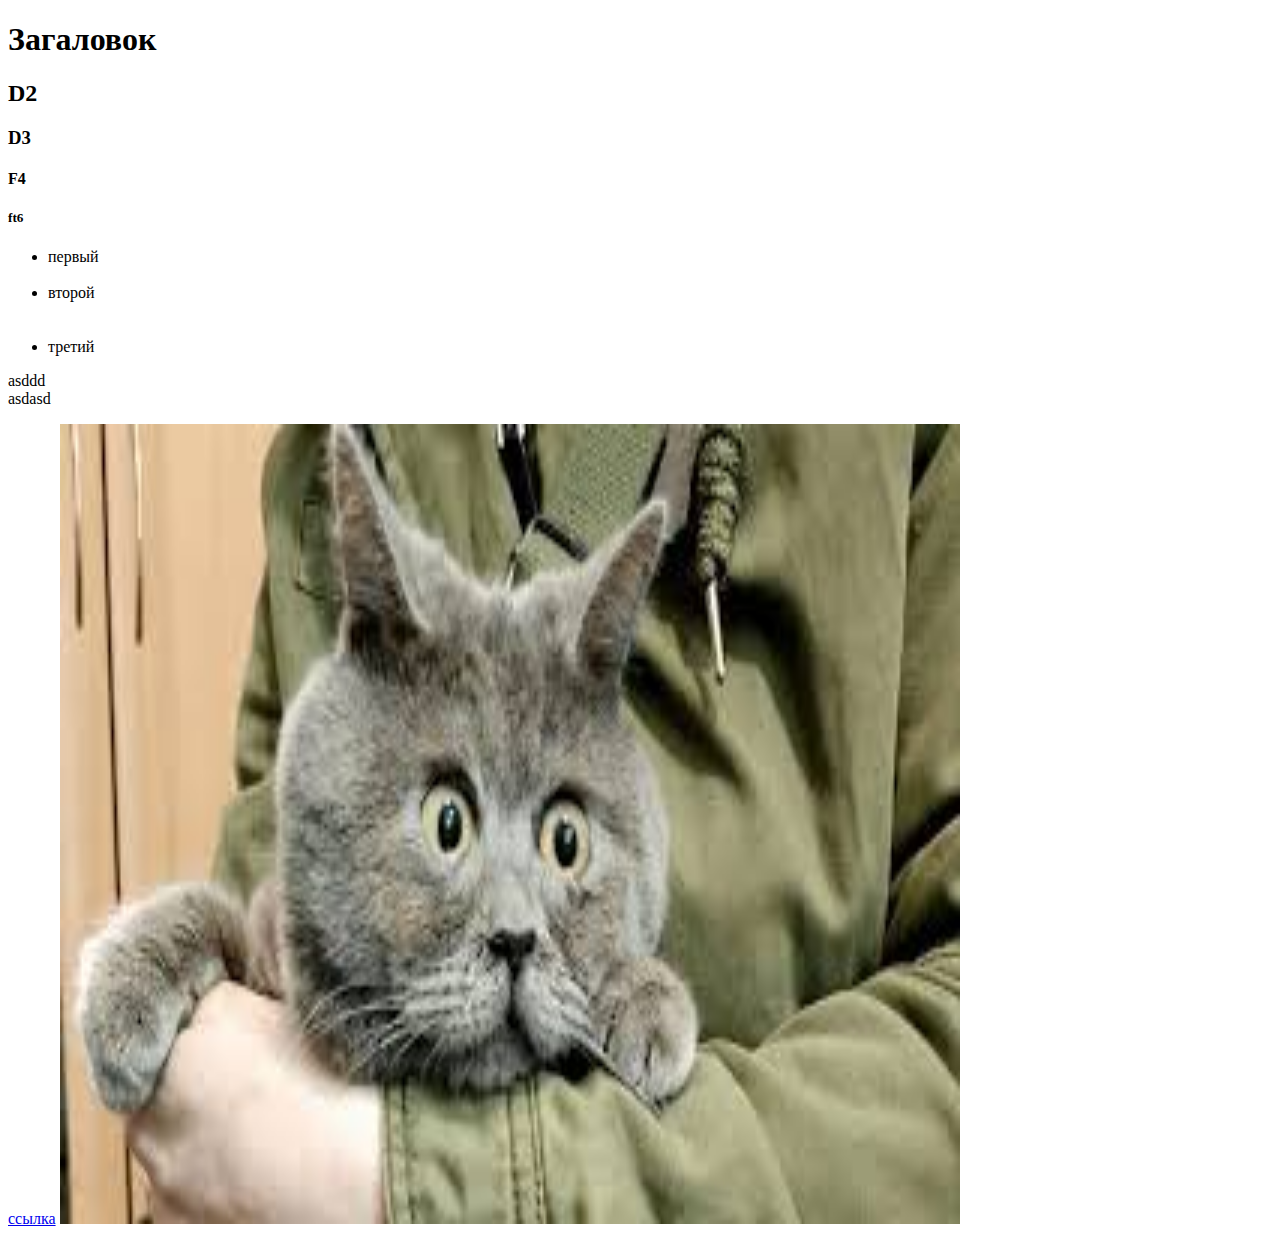
<file: gg/index.html>
<!DOCTYPE html>
<title>wow</title>
<head>
</head>
<div>
<body>
    <h1>Загаловок</h1>
        <h2>D2</h2>
            <h3>D3</h3>
                <h4>F4</h4>
                    <h5>ft6</h5>
</div>
<ul>
    <li>первый</li>
    <br>
    <li>второй</li>
    <br>
    <br>
    <li>третий</li>
</ul>
<p>asddd <br> asdasd</p>
<a href="https://ya.ru/">ссылка</a>

<img src="images/images.jpg" width="900" height="800" alt="черный кот">
</body>
</html>
</file>
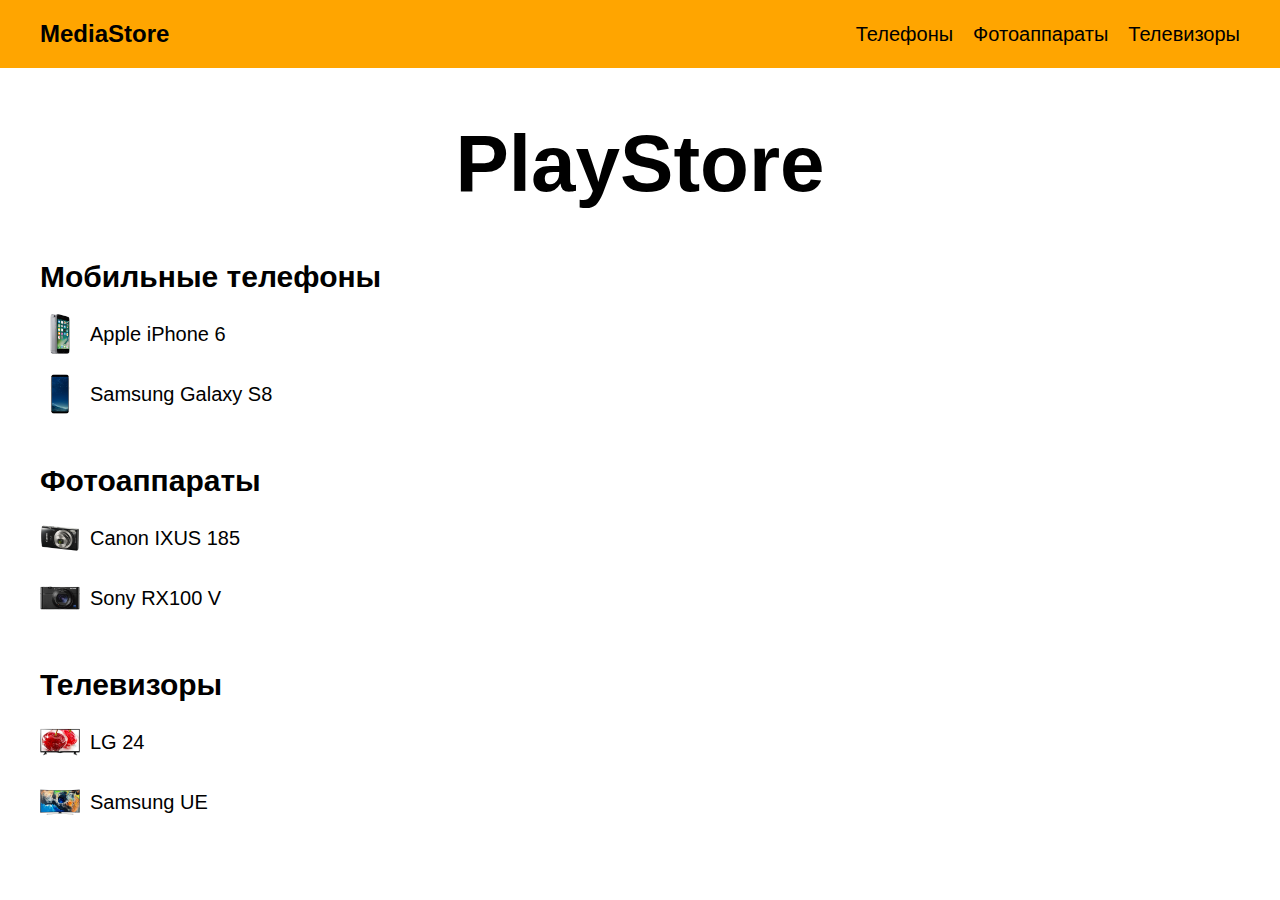
<file: store/index.html>
﻿<!DOCTYPE html>
<html>
<head>
	<meta charset="utf-8">
	<title>Главная</title>
	<link rel="stylesheet" href="style.css">
</head>
<body>
	<header>
		<a href="index.html">MediaStore</a>
		<nav>
			<a href="products/mobile/index.html">Телефоны</a>
			<a href="products/photo/index.html">Фотоаппараты</a>
			<a href="products/tv/index.html">Телевизоры</a>
		</nav>
	</header>
	<main>
	<h1>PlayStore</h1>
	<div>
		<h2>Мобильные телефоны</h3>
			<p>
				<a href="products/mobile/apple/Apple_iPhone_6.html">
					<img src="images/Apple_iPhone_6.jpg" alt="Apple iPhone 6">Apple iPhone 6
				</a>
			</p>
		<p>
			<a href="products/mobile/samsung/Samsung_Galaxy_S8.html">
				<img src="images/Samsung_Galaxy_S8.jpg" alt="Samsung Galaxy S8">Samsung Galaxy S8
			</a>
		</p>
	</div>
	<div>
		<h2>Фотоаппараты</h2>
			<p>
				<a href="products/photo/canon/Canon_IXUS_185.html">
					<img src="images/Canon_IXUS_185.jpg" alt="Canon_IXUS_185">Canon IXUS 185
				</a>
			</p>
		<p>
				<a href="products/photo/sony/Sony_RX100_V.html">
					<img src="images/Sony_RX100_V.jpg" alt="Sony_RX100_V">Sony RX100 V	
				</a>
		</p>
	</div>
	<div>
		<h2>Телевизоры</h2>
			<p>
				<a href="products/tv/lg/LG_24LH451U.html">
					<img src="images/LG_24LH451U.jpg" alt="LG_24LH451U">LG 24
				</a>
			</p>
		<p>
			<a href="products/tv/samsung/Samsung_UE49MU6300U.html">
					<img src="images/Samsung_UE49MU6300U.jpg" alt="Samsung_UE49MU6300U">Samsung UE
			</a>
		</p>
	</div>
	</main>
</body>
</html>
</file>
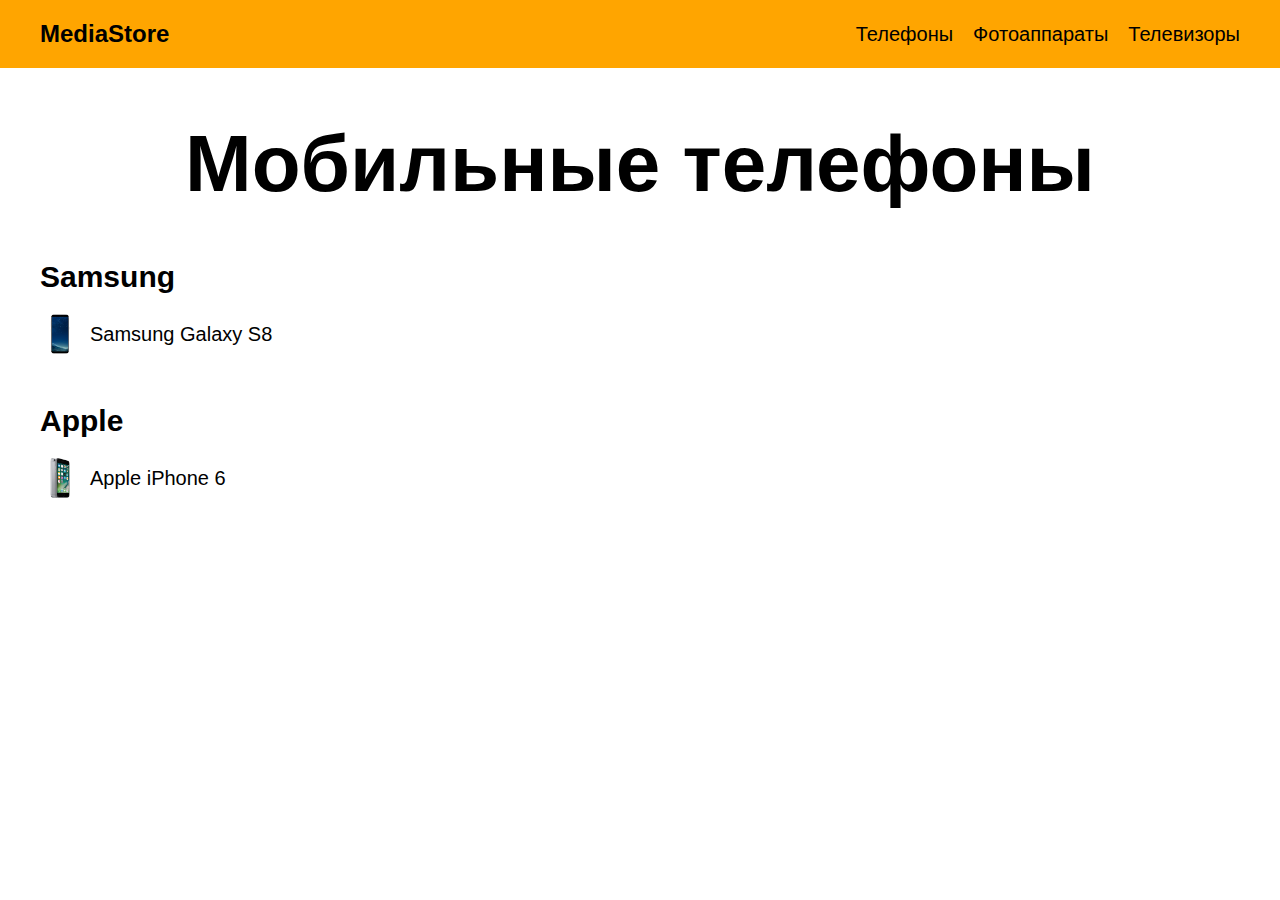
<file: store/products/mobile/index.html>
<!DOCTYPE html>
<html>
<head>
	<meta charset="utf-8">
	<title>Мобильные телефоны</title>
	<link rel="stylesheet" href="../../style.css">
</head>
<body>
	<header>
		<a href="../../index.html">MediaStore</a>
		<nav>
			<a href="../../products/mobile/index.html">Телефоны</a>
			<a href="../../products/photo/index.html">Фотоаппараты</a>
			<a href="../../products/tv/index.html">Телевизоры</a>
		</nav>
	</header>
	<main>
        <h1>Мобильные телефоны</h1>
        <div>
            <h2>Samsung</h2>
            <p>
                <a href="../../products/mobile/samsung/Samsung_Galaxy_S8.html">
                    <img src="../../images/Samsung_Galaxy_S8.jpg" alt="Samsung Galaxy S8">Samsung Galaxy S8
                </a>
            </p>
        </div>
        <div>
            <h2>Apple</h2>
            <p>
                <a href="../../products/mobile/apple/Apple_iPhone_6.html">
                    <img src="../../images/Apple_iPhone_6.jpg" alt="Apple iPhone 6">Apple iPhone 6
                </a>
            </p>
        </div>
	</main>
</body>
</html>
</file>
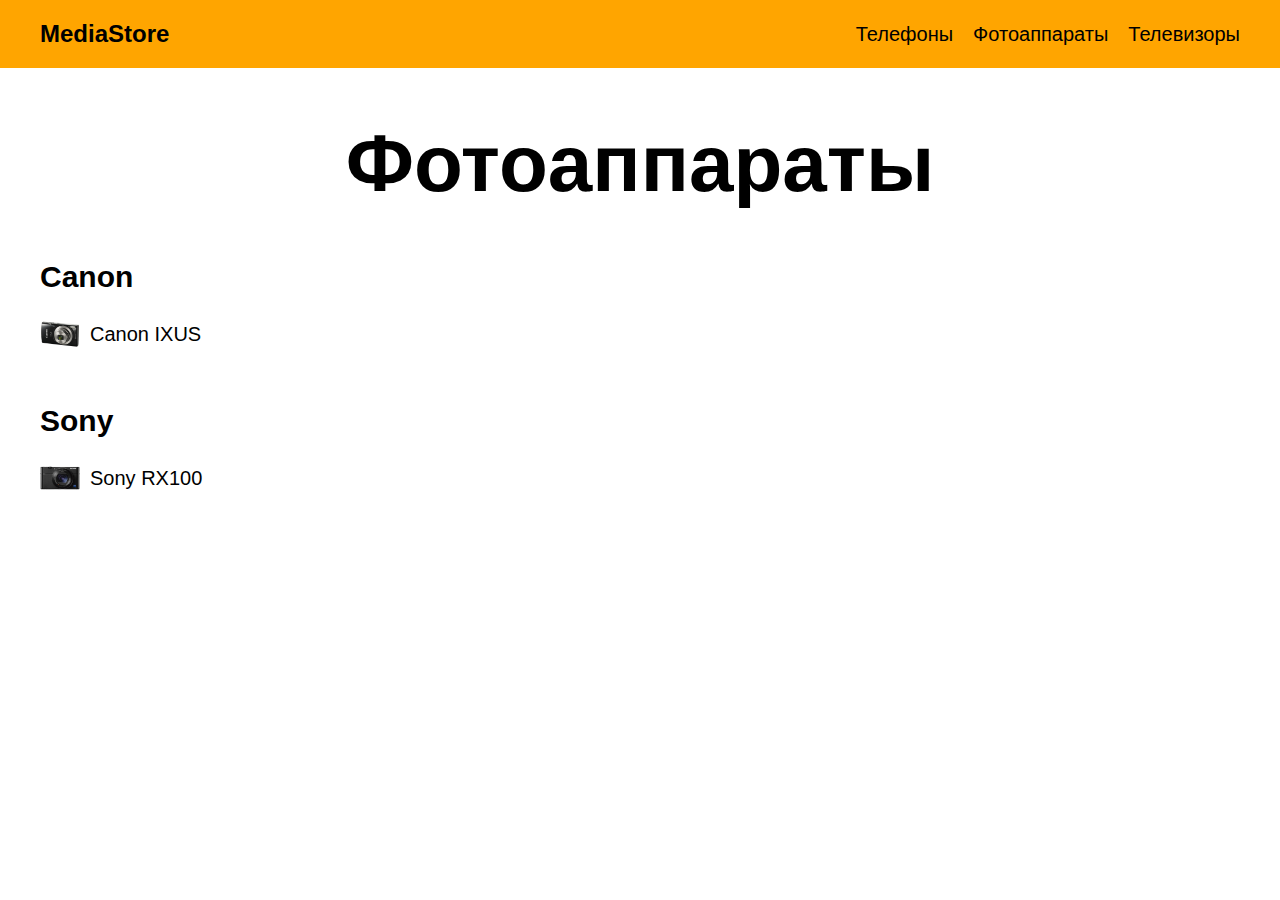
<file: store/products/photo/index.html>
<!DOCTYPE html>
<html>
<head>
	<meta charset="utf-8">
	<title>Фотоаппараты</title>
	<link rel="stylesheet" href="../../style.css">
</head>
<body>
	<header>
		<a href="../../index.html">MediaStore</a>
		<nav>
			<a href="../../products/mobile/index.html">Телефоны</a>
			<a href="../../products/photo/index.html">Фотоаппараты</a>
			<a href="../../products/tv/index.html">Телевизоры</a>
		</nav>
	</header>
	<main>
        <h1>Фотоаппараты</h1>
        <div>
            <h2>Canon</h2>
            <p>
                <a href="../../products/photo/canon/Canon_IXUS_185.html">
                    <img src="../../images/Canon_IXUS_185.jpg" alt="Canon_IXUS">Canon IXUS
                </a>
            </p>
        </div>
        <div>
            <h2>Sony</h2>
            <p>
                <a href="../../products/photo/sony/Sony_RX100_V.html">
                    <img src="../../images/Sony_RX100_V.jpg" alt="Sony_RX100">Sony RX100
                </a>
            </p>
        </div>
	</main>
</body>
</html>
</file>
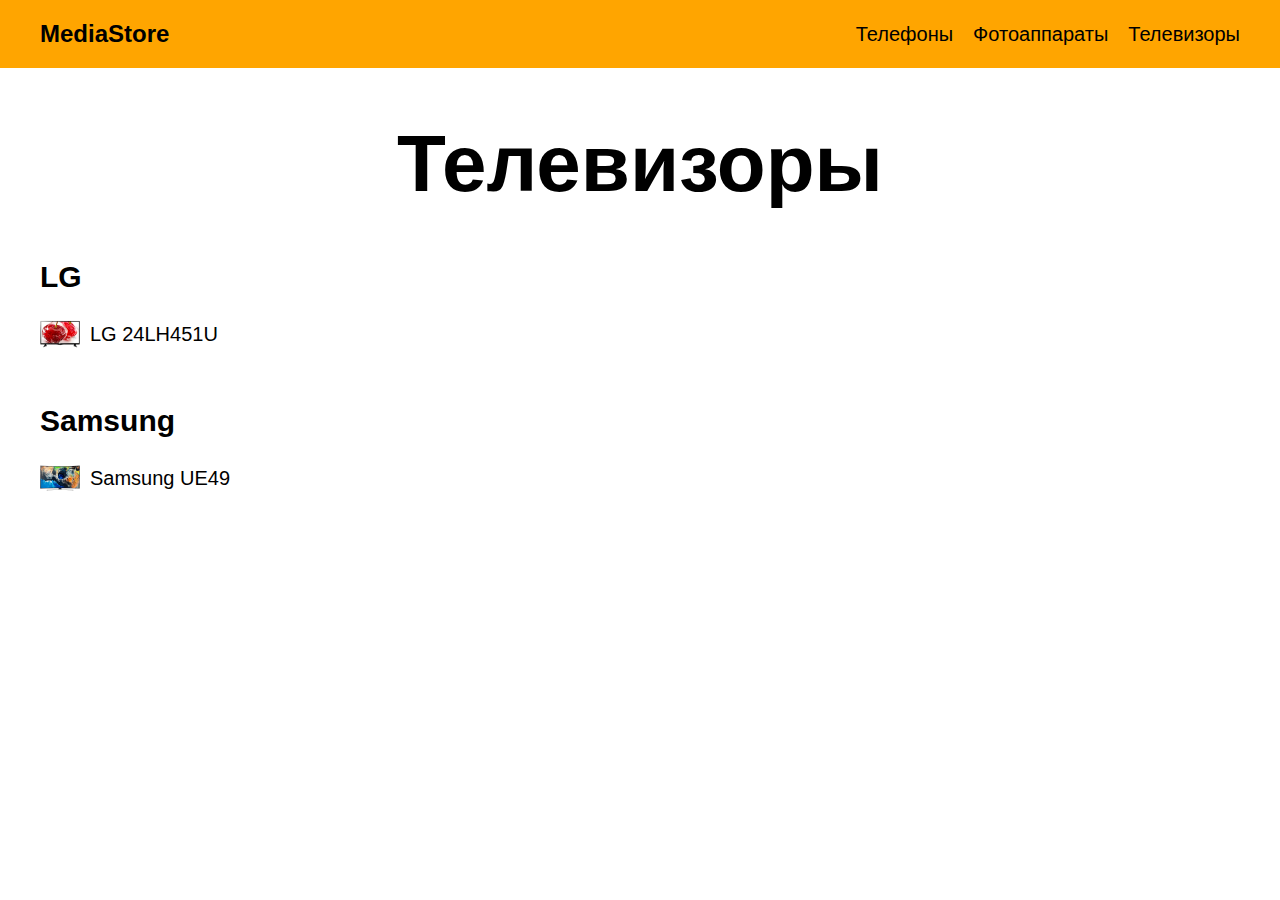
<file: store/products/tv/index.html>
<!DOCTYPE html>
<html>
<head>
	<meta charset="utf-8">
	<title>Телевизоры</title>
	<link rel="stylesheet" href="../../style.css">
</head>
<body>
	<header>
		<a href="../../index.html">MediaStore</a>
		<nav>
			<a href="../../products/mobile/index.html">Телефоны</a>
			<a href="../../products/photo/index.html">Фотоаппараты</a>
			<a href="../../products/tv/index.html">Телевизоры</a>
		</nav>
	</header>
	<main>
        <h1>Телевизоры</h1>
        <div>
            <h2>LG</h2>
            <p>
                <a href="../../products/tv/lg/LG_24LH451U.html">
                    <img src="../../images/LG_24LH451U.jpg" alt="LG_24LH451U">LG 24LH451U
                </a>
            </p>
        </div>
        <div>
            <h2>Samsung</h2>
            <p>
                <a href="../../products/tv/samsung/Samsung_UE49MU6300U.html">
                    <img src="../../images/Samsung_UE49MU6300U.jpg" alt="Samsung_UE49">Samsung UE49
                </a>
            </p>
        </div>
	</main>
</body>
</html>
</file>
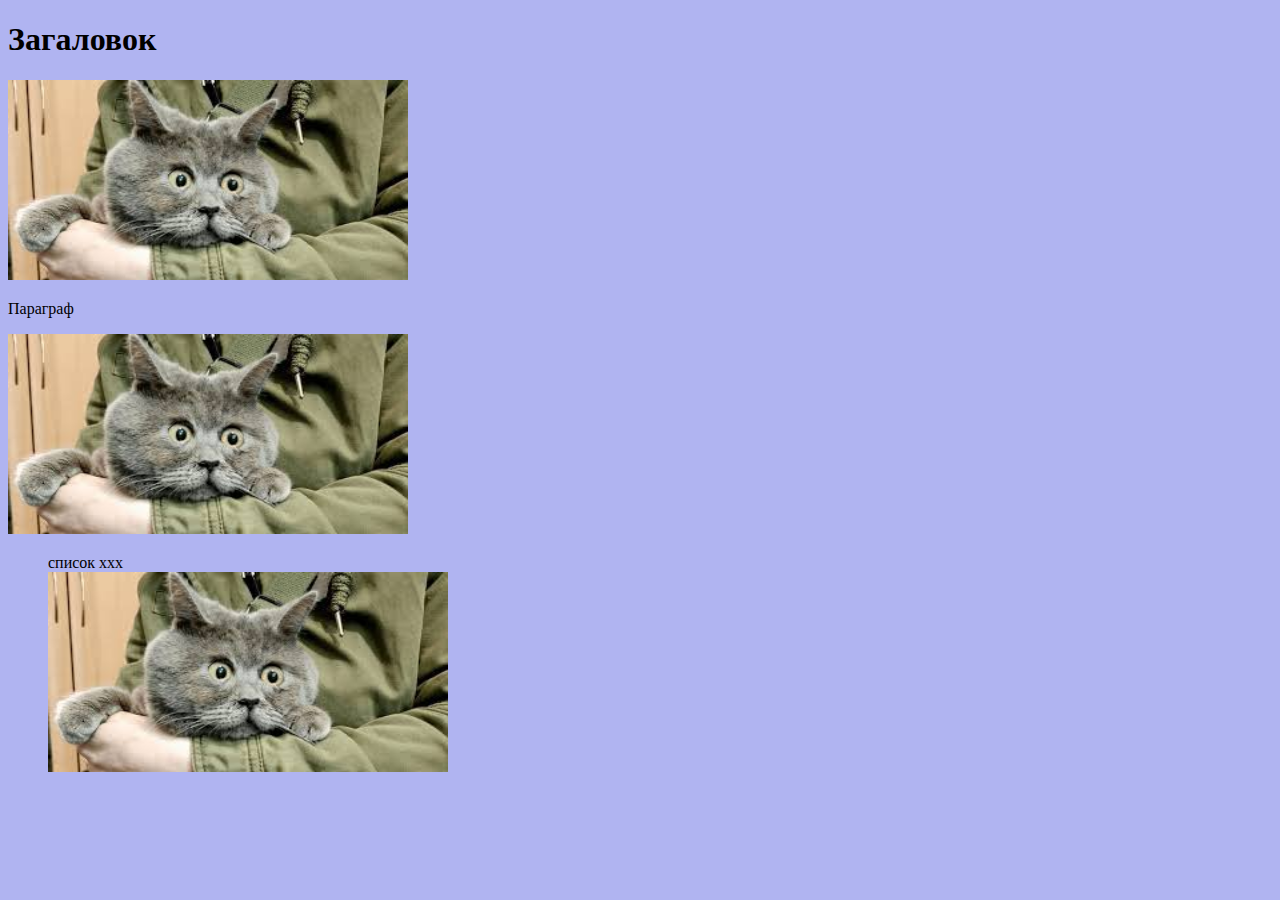
<file: gg/index2.html>
<!DOCTYPE html>
    <head>
        <link rel="stylesheet" href="styles/style.css">
    </head>
    <body>
        <h1>Загаловок</h1>
        <img src="images/images.jpg" width="400" height="200" alt="черный кот">
        <p>Параграф</p>
        <img src="images/images.jpg" width="400" height="200" alt="черный кот"> 
        <ul>список
            <li>xxx</li>
            <br>
            <img src="images/images.jpg" width="400" height="200" alt="черный кот">
        </ul>
    </body>

</html>
</file>
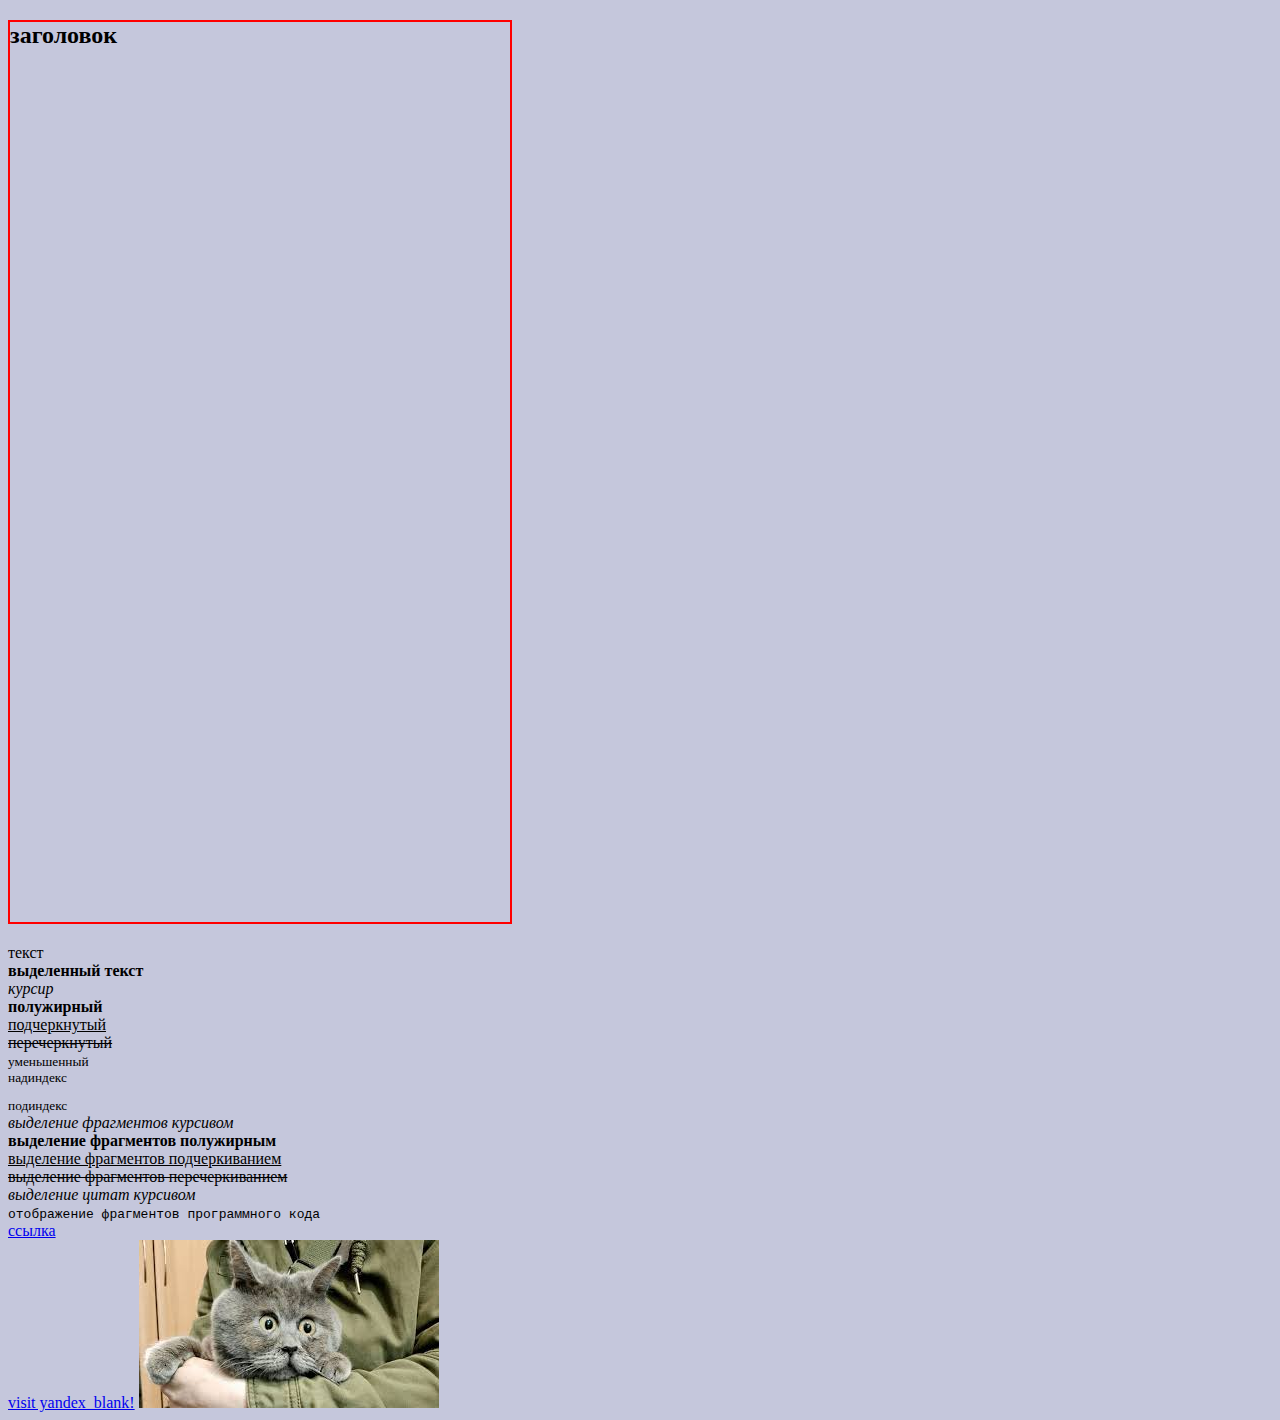
<file: html/gg/index3.html>
<!DOCTYPE html>
<html lang="en">
<head>
    <meta charset="UTF-8">
    <meta http-equiv="X-UA-Compatible" content="IE=edge">
    <meta name="viewport" content="width=device-width, initial-scale=1.0">
    <title>hochy</title>
    <link rel="stylesheet" href="styles/style.css">
</head>

<body>
    <h2 id="ggg"> заголовок</h2>
    <span>текст</span>
    <br>
    <b>выделенный текст</b>
    </br>
    
        <i>курсир</i>
        <br>
        <b>полужирный</b>
        <br>
        <u>подчеркнутый</u>
        <br>
        <s>перечеркнутый</s>
        <br>
        <small>уменьшенный</small>
        <br>
        <sup>надиндекс</sup>
        <br>
        <sub>подиндекс</sub>
        <br>
            <em>выделение фрагментов курсивом</em>
            <br>
            <strong>выделение фрагментов полужирным</strong>
            <br>
            <ins>выделение фрагментов подчеркиванием</ins>
            <br>
            <del>выделение фрагментов перечеркиванием</del>
            <br>
            <cite>выделение цитат курсивом</cite>
            <br>
            <code>отображение фрагментов программного кода</code>
            <br>
            <div></div>
            <a href="#ggg">ссылка</a>
            <br>
            <a href="https://ya.ru" target="_blank">visit yandex_blank!</a>
            <a href="https://ya.ru" target="_self"><img src="images/images.jpg"></a>



</body>
</html>
</file>
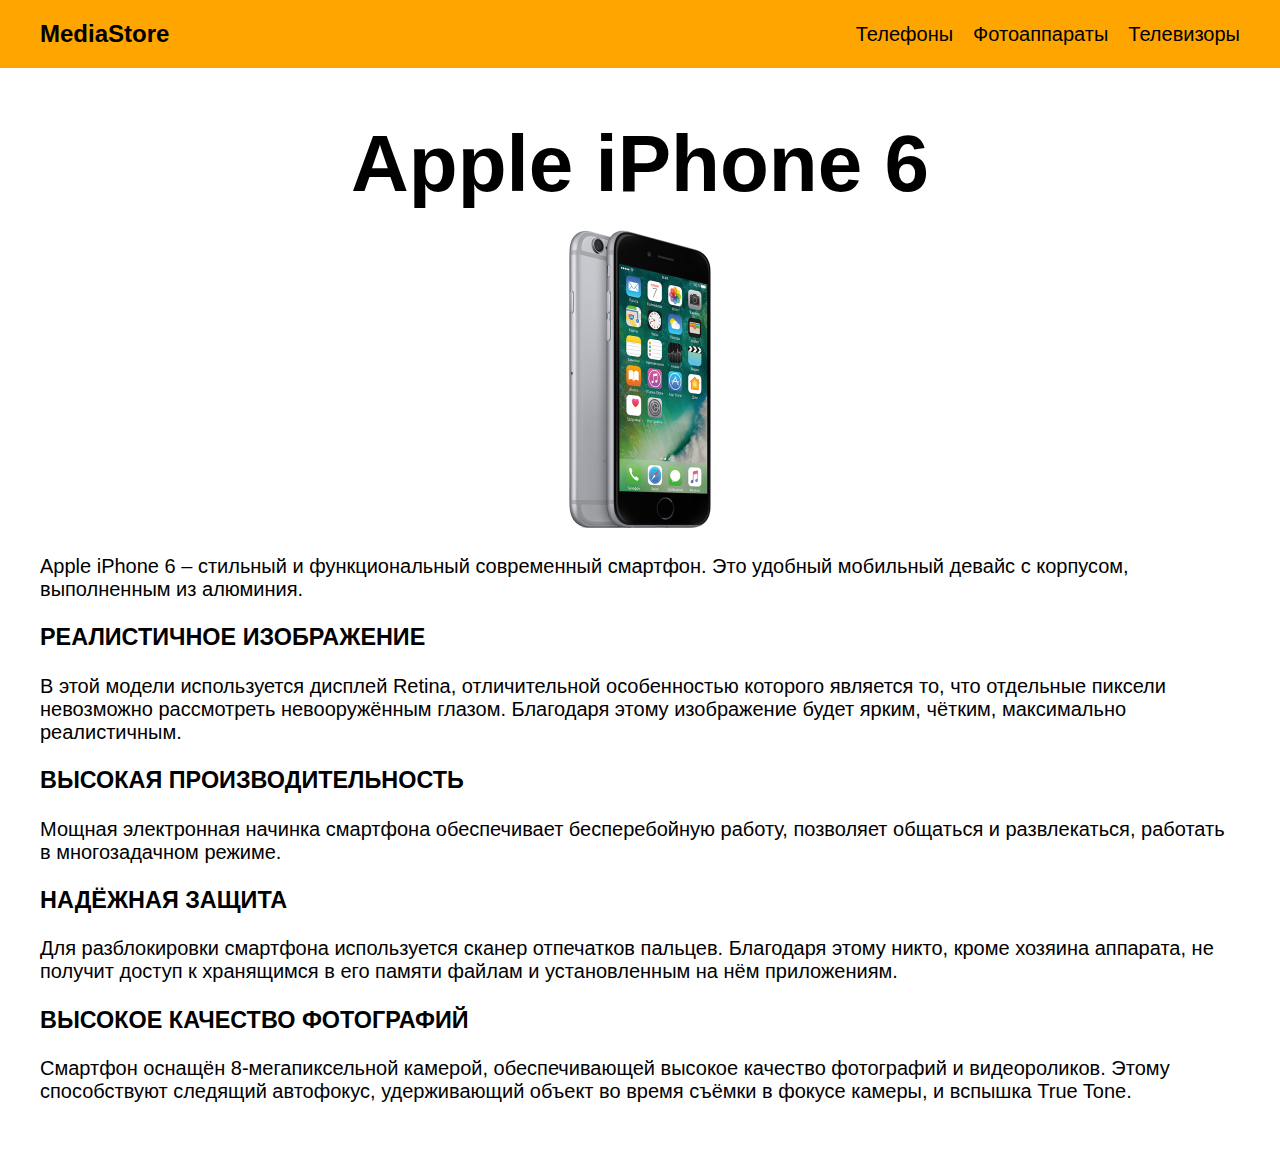
<file: store/products/mobile/apple/Apple_iPhone_6.html>
﻿<!DOCTYPE html>
<html>
<head>
	<meta charset="utf-8">
	<title>Apple iPhone 6</title>
	<link rel="stylesheet" href="../../../style.css">
</head>
<body>
	<header>
		<a href="../../../index.html">MediaStore</a>
		<nav>
			<a href="../../../products/mobile/index.html">Телефоны</a>
			<a href="../../../products/photo/index.html">Фотоаппараты</a>
			<a href="../../../products/tv/index.html">Телевизоры</a>
		</nav>
	</header>
	<main>
	<h1>Apple iPhone 6</h1>
	<figure>
		<img src="../../../images/Apple_iPhone_6.jpg" alt="Apple_iPhone_6" >
	</figure>
	<p>Apple iPhone 6 – стильный и функциональный современный смартфон. Это удобный мобильный девайс с корпусом, выполненным из алюминия.</p>
	<h3>РЕАЛИСТИЧНОЕ ИЗОБРАЖЕНИЕ</h3>
	<p>В этой модели используется дисплей Retina, отличительной особенностью которого является то, что отдельные пиксели невозможно рассмотреть невооружённым глазом. Благодаря этому изображение будет ярким, чётким, максимально реалистичным.</p>
	<h3>ВЫСОКАЯ ПРОИЗВОДИТЕЛЬНОСТЬ</h3>
	<p>Мощная электронная начинка смартфона обеспечивает бесперебойную работу, позволяет общаться и развлекаться, работать в многозадачном режиме.</p>
	<h3>НАДЁЖНАЯ ЗАЩИТА</h3>
	<p>Для разблокировки смартфона используется сканер отпечатков пальцев. Благодаря этому никто, кроме хозяина аппарата, не получит доступ к хранящимся в его памяти файлам и установленным на нём приложениям.</p>
	<h3>ВЫСОКОЕ КАЧЕСТВО ФОТОГРАФИЙ</h3>
	<p>Смартфон оснащён 8-мегапиксельной камерой, обеспечивающей высокое качество фотографий и видеороликов. Этому способствуют следящий автофокус, удерживающий объект во время съёмки в фокусе камеры, и вспышка True Tone.</p>
</main>
</body>
</html>
</file>
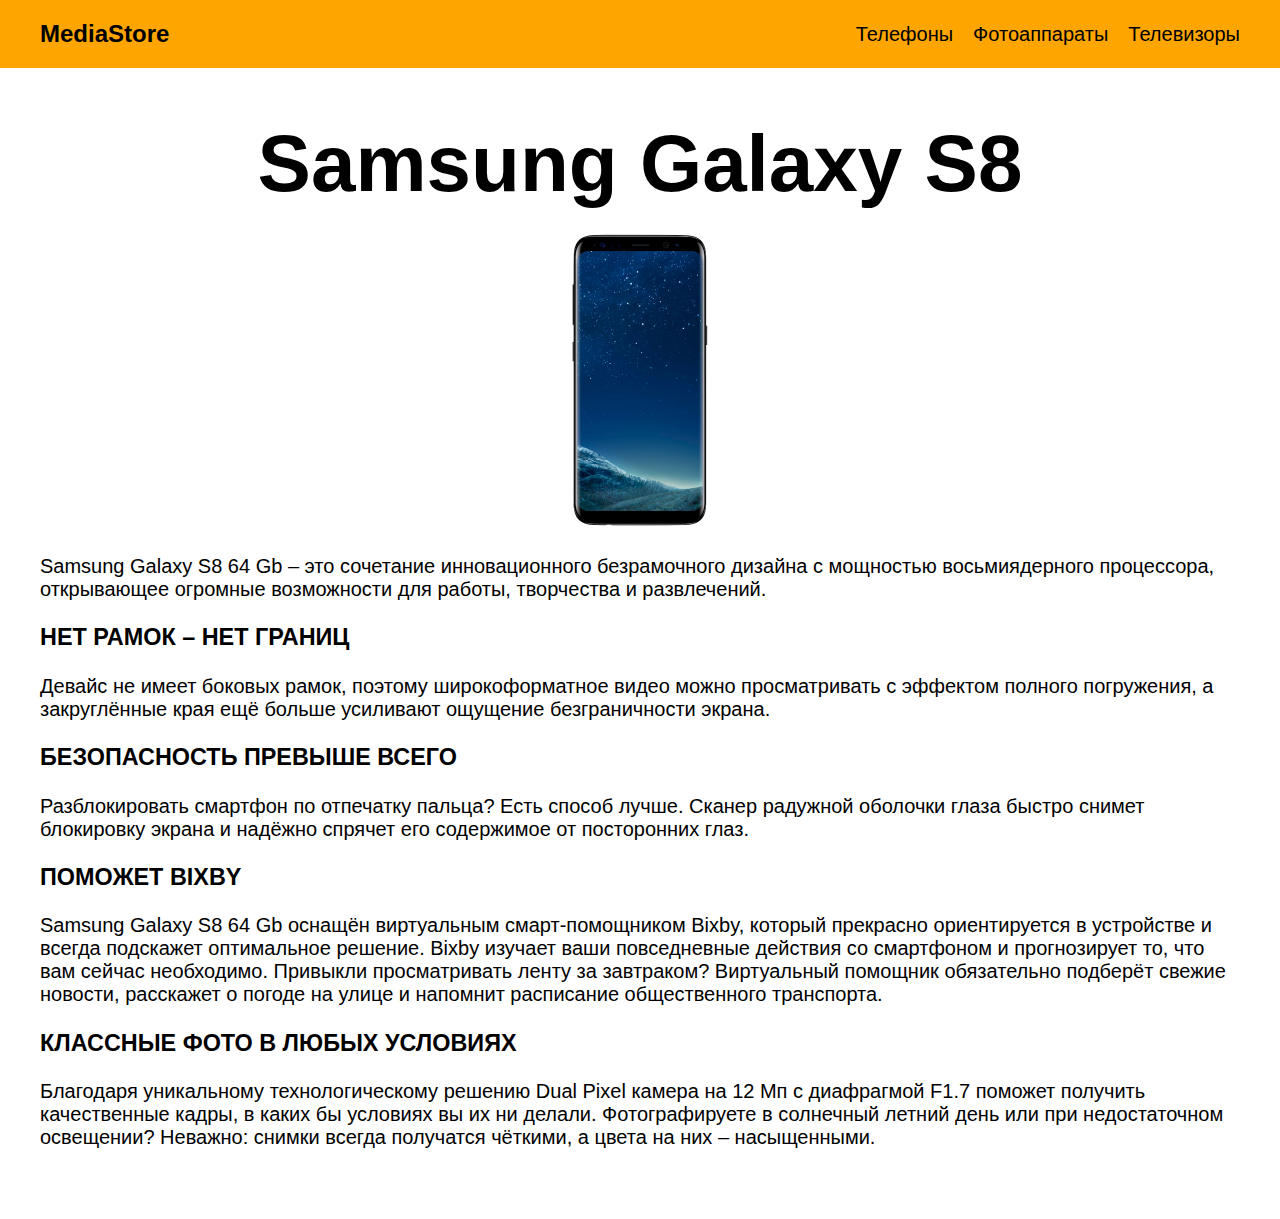
<file: store/products/mobile/samsung/Samsung_Galaxy_S8.html>
﻿<!DOCTYPE html>
<html>
<head>
	<meta charset="utf-8">
	<title>Samsung Galaxy S8</title>
	<link rel="stylesheet" href="../../../style.css">
</head>
<body>
	<header>
		<a href="../../../index.html">MediaStore</a>
		<nav>
			<a href="../../../products/mobile/index.html">Телефоны</a>
			<a href="../../../products/photo/index.html">Фотоаппараты</a>
			<a href="../../../products/tv/index.html">Телевизоры</a>
		</nav>
	</header>
	<main>
	<h1>Samsung Galaxy S8</h1>
	<figure>
		<img src="../../../images/Samsung_Galaxy_S8.jpg">
	</figure>
	<p>Samsung Galaxy S8 64 Gb – это сочетание инновационного безрамочного дизайна с мощностью восьмиядерного процессора, открывающее огромные возможности для работы, творчества и развлечений.</p>
	<h3>НЕТ РАМОК – НЕТ ГРАНИЦ</h3>
	<p>Девайс не имеет боковых рамок, поэтому широкоформатное видео можно просматривать с эффектом полного погружения, а закруглённые края ещё больше усиливают ощущение безграничности экрана.</p>
	<h3>БЕЗОПАСНОСТЬ ПРЕВЫШЕ ВСЕГО</h3>
	<p>Разблокировать смартфон по отпечатку пальца? Есть способ лучше. Сканер радужной оболочки глаза быстро снимет блокировку экрана и надёжно спрячет его содержимое от посторонних глаз.</p>
	<h3>ПОМОЖЕТ BIXBY</h3>
	<p>Samsung Galaxy S8 64 Gb оснащён виртуальным смарт-помощником Bixby, который прекрасно ориентируется в устройстве и всегда подскажет оптимальное решение. Bixby изучает ваши повседневные действия со смартфоном и прогнозирует то, что вам сейчас необходимо. Привыкли просматривать ленту за завтраком? Виртуальный помощник обязательно подберёт свежие новости, расскажет о погоде на улице и напомнит расписание общественного транспорта.</p>
	<h3>КЛАССНЫЕ ФОТО В ЛЮБЫХ УСЛОВИЯХ</h3>
	<p>Благодаря уникальному технологическому решению Dual Pixel камера на 12 Мп с диафрагмой F1.7 поможет получить качественные кадры, в каких бы условиях вы их ни делали. Фотографируете в солнечный летний день или при недостаточном освещении? Неважно: снимки всегда получатся чёткими, а цвета на них – насыщенными.</p>
	</main>
</body>
</html>
</file>
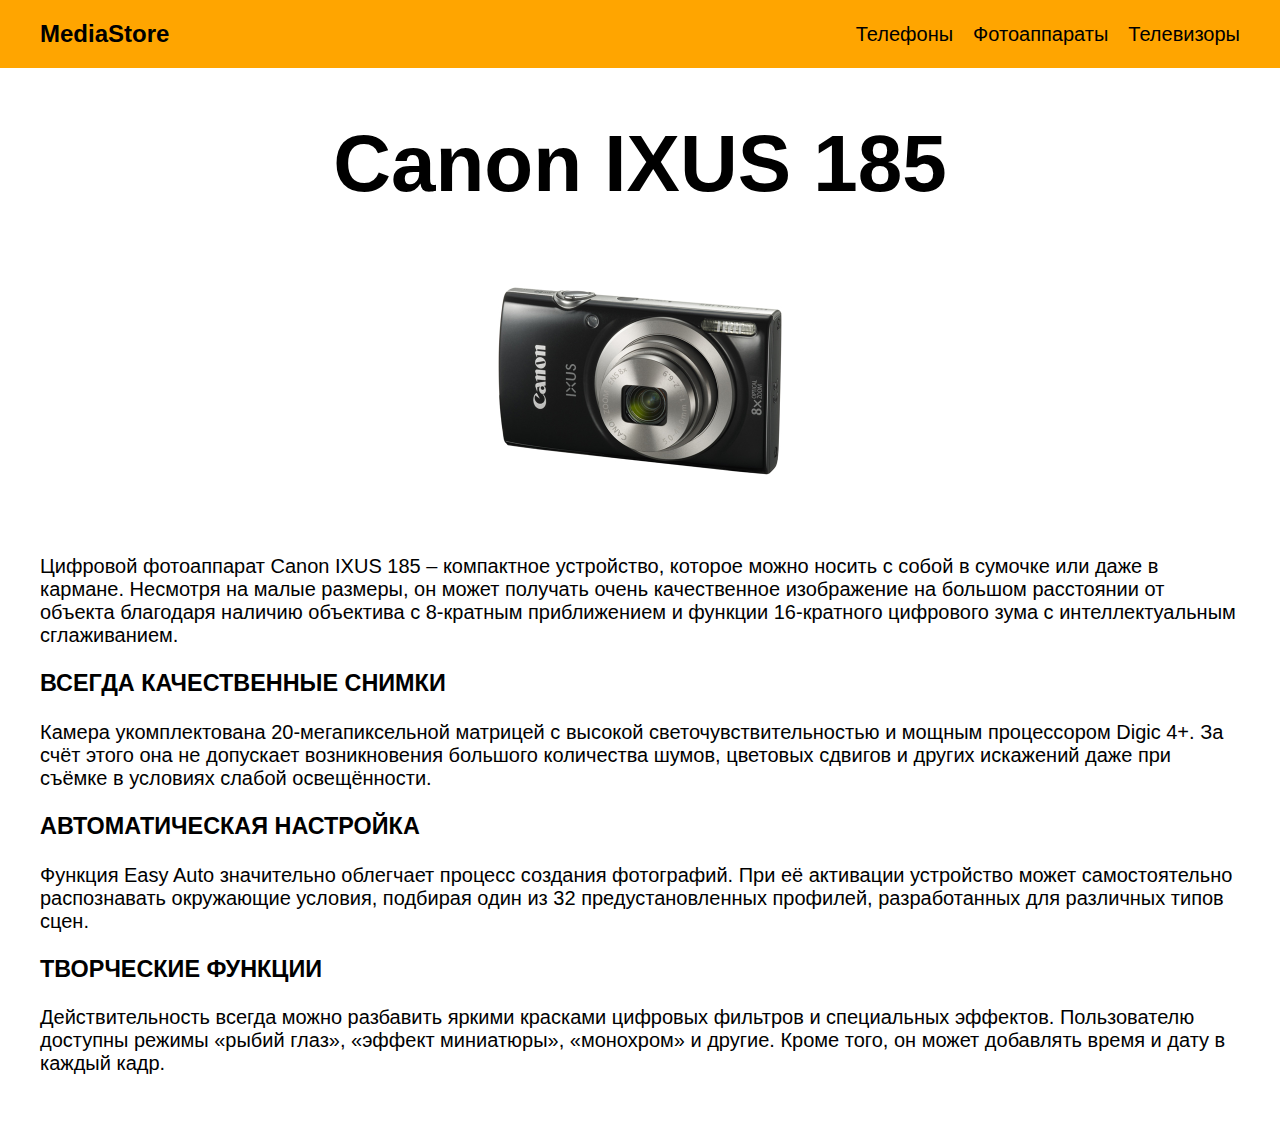
<file: store/products/photo/canon/Canon_IXUS_185.html>
﻿<!DOCTYPE html>
<html>
<head>
	<meta charset="utf-8">
	<title>Canon IXUS 185</title>
	<link rel="stylesheet" href="../../../style.css">
</head>
<body>
	<header>
		<a href="../../../index.html">MediaStore</a>
		<nav>
			<a href="../../../products/mobile/index.html">Телефоны</a>
			<a href="../../../products/photo/index.html">Фотоаппараты</a>
			<a href="../../../products/tv/index.html">Телевизоры</a>
		</nav>
	</header>
	<main>
	<h1>Canon IXUS 185</h1>
	<figure>
		<img src="../../../images/Canon_IXUS_185.jpg">
	</figure>
	<p>Цифровой фотоаппарат Canon IXUS 185 – компактное устройство, которое можно носить с собой в сумочке или даже в кармане. Несмотря на малые размеры, он может получать очень качественное изображение на большом расстоянии от объекта благодаря наличию объектива с 8-кратным приближением и функции 16-кратного цифрового зума с интеллектуальным сглаживанием.</p>
	<h3>ВСЕГДА КАЧЕСТВЕННЫЕ СНИМКИ</h3>
	<p>Камера укомплектована 20-мегапиксельной матрицей с высокой светочувствительностью и мощным процессором Digic 4+. За счёт этого она не допускает возникновения большого количества шумов, цветовых сдвигов и других искажений даже при съёмке в условиях слабой освещённости.</p>
	<h3>АВТОМАТИЧЕСКАЯ НАСТРОЙКА</h3>
	<p>Функция Easy Auto значительно облегчает процесс создания фотографий. При её активации устройство может самостоятельно распознавать окружающие условия, подбирая один из 32 предустановленных профилей, разработанных для различных типов сцен.</p>
	<h3>ТВОРЧЕСКИЕ ФУНКЦИИ</h3>
	<p>Действительность всегда можно разбавить яркими красками цифровых фильтров и специальных эффектов. Пользователю доступны режимы «рыбий глаз», «эффект миниатюры», «монохром» и другие. Кроме того, он может добавлять время и дату в каждый кадр.</p>
	</main>
</body>
</html>
</file>
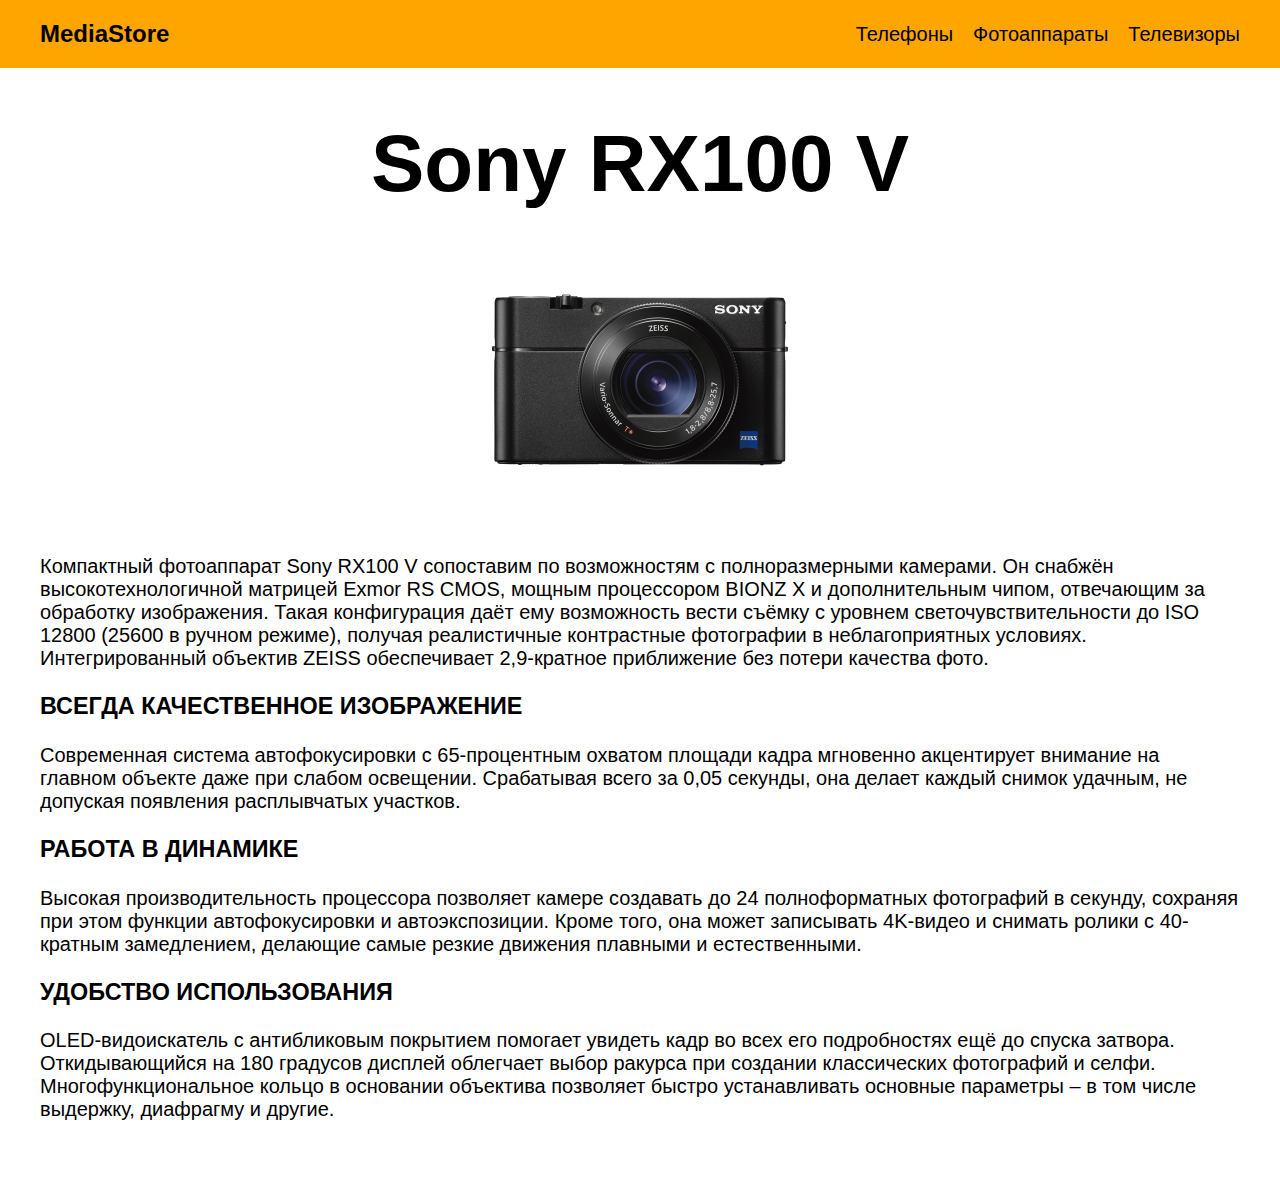
<file: store/products/photo/sony/Sony_RX100_V.html>
﻿<!DOCTYPE html>
<html>
<head>
	<meta charset="utf-8">
	<title>Sony RX100 V</title>
	<link rel="stylesheet" href="../../../style.css">
</head>
<body>
	<header>
		<a href="../../../index.html">MediaStore</a>
		<nav>
			<a href="../../../products/mobile/index.html">Телефоны</a>
			<a href="../../../products/photo/index.html">Фотоаппараты</a>
			<a href="../../../products/tv/index.html">Телевизоры</a>
		</nav>
	</header>
	<main>
	<h1>Sony RX100 V</h1>
	<figure>
		<img src="../../../images/Sony_RX100_V.jpg">
	</figure>
	<p>Компактный фотоаппарат Sony RX100 V сопоставим по возможностям с полноразмерными камерами. Он снабжён высокотехнологичной матрицей Exmor RS CMOS, мощным процессором BIONZ X и дополнительным чипом, отвечающим за обработку изображения. Такая конфигурация даёт ему возможность вести съёмку с уровнем светочувствительности до ISO 12800 (25600 в ручном режиме), получая реалистичные контрастные фотографии в неблагоприятных условиях. Интегрированный объектив ZEISS обеспечивает 2,9-кратное приближение без потери качества фото.</p> 
	<h3>ВСЕГДА КАЧЕСТВЕННОЕ ИЗОБРАЖЕНИЕ</h3>
	<p>Современная система автофокусировки с 65-процентным охватом площади кадра мгновенно акцентирует внимание на главном объекте даже при слабом освещении. Срабатывая всего за 0,05 секунды, она делает каждый снимок удачным, не допуская появления расплывчатых участков.</p>
	<h3>РАБОТА В ДИНАМИКЕ</h3>
	<p>Высокая производительность процессора позволяет камере создавать до 24 полноформатных фотографий в секунду, сохраняя при этом функции автофокусировки и автоэкспозиции. Кроме того, она может записывать 4K-видео и снимать ролики с 40-кратным замедлением, делающие самые резкие движения плавными и естественными.</p>
	<h3>УДОБСТВО ИСПОЛЬЗОВАНИЯ</h3>
	<p>OLED-видоискатель с антибликовым покрытием помогает увидеть кадр во всех его подробностях ещё до спуска затвора. Откидывающийся на 180 градусов дисплей облегчает выбор ракурса при создании классических фотографий и селфи. Многофункциональное кольцо в основании объектива позволяет быстро устанавливать основные параметры – в том числе выдержку, диафрагму и другие.</p>
	</main>
</body>
</html>
</file>
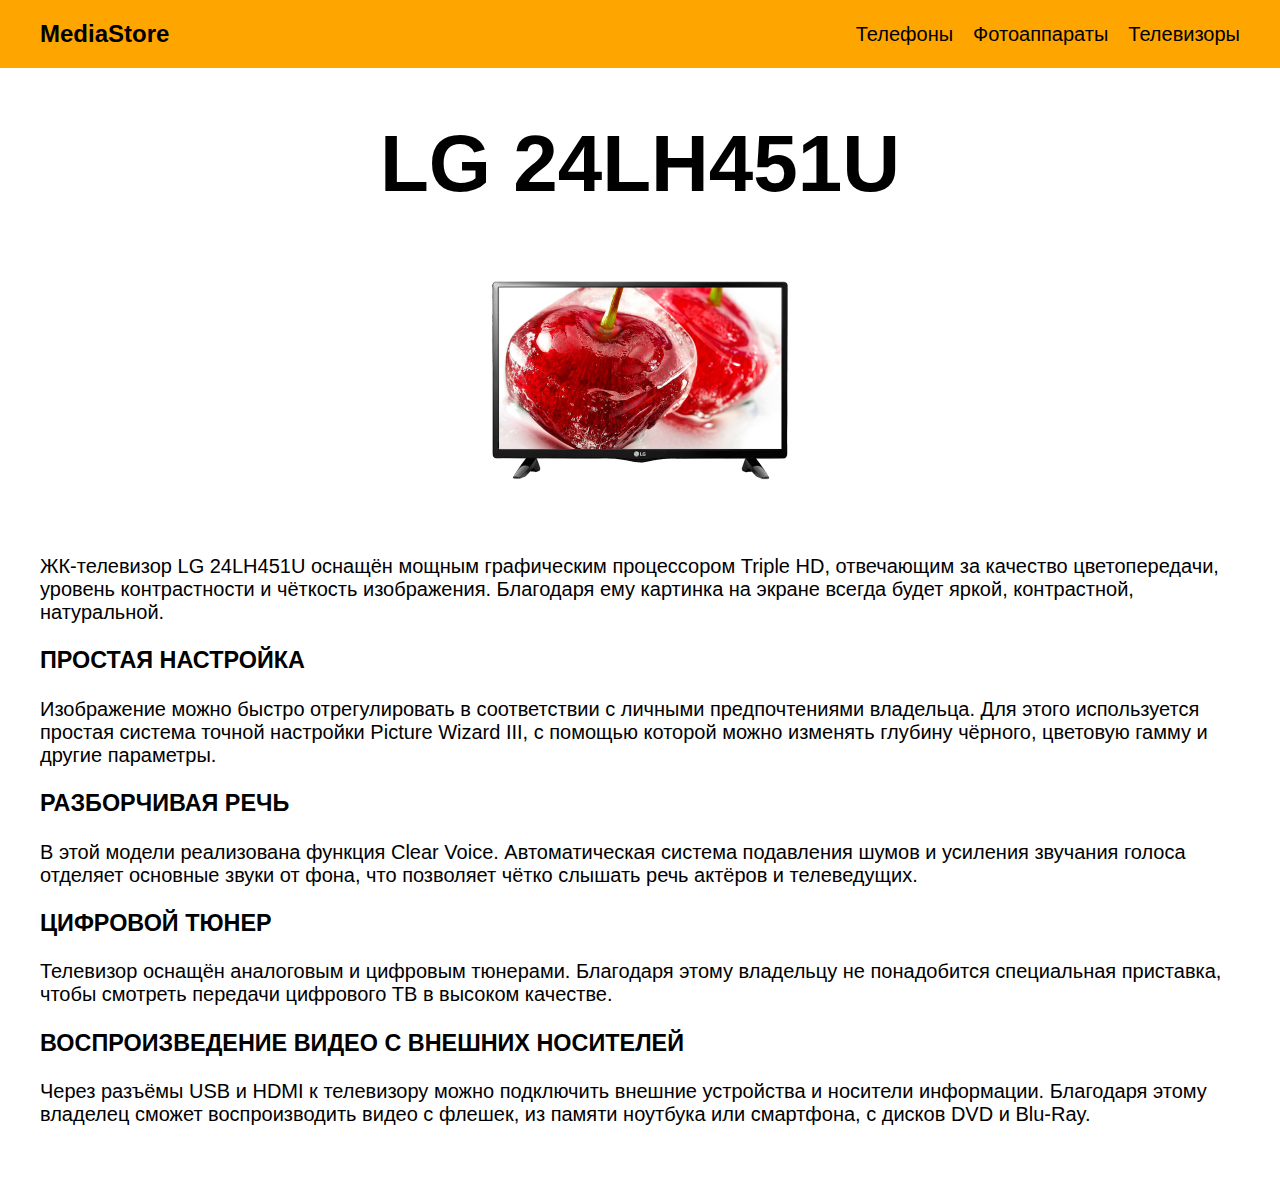
<file: store/products/tv/lg/LG_24LH451U.html>
﻿<!DOCTYPE html>
<html>
<head>
	<meta charset="utf-8">
	<title>LG 24LH451U</title>
	<link rel="stylesheet" href="../../../style.css">
</head>
<body>
	<header>
		<a href="../../../index.html">MediaStore</a>
		<nav>
			<a href="../../../products/mobile/index.html">Телефоны</a>
			<a href="../../../products/photo/index.html">Фотоаппараты</a>
			<a href="../../../products/tv/index.html">Телевизоры</a>
		</nav>
	</header>
	<main>
	<h1>LG 24LH451U</h1>
	<figure>
		<img src="../../../images/LG_24LH451U.jpg">
	</figure>
	<p>
		ЖК-телевизор LG 24LH451U оснащён мощным графическим процессором Triple HD, отвечающим за качество цветопередачи, уровень контрастности и чёткость изображения. Благодаря ему картинка на экране всегда будет яркой, контрастной, натуральной.
	</p>
	<h3>ПРОСТАЯ НАСТРОЙКА</h3>
	<p>Изображение можно быстро отрегулировать в соответствии с личными предпочтениями владельца. Для этого используется простая система точной настройки Picture Wizard III, с помощью которой можно изменять глубину чёрного, цветовую гамму и другие параметры.</p>
	<h3>РАЗБОРЧИВАЯ РЕЧЬ</h3>
	<p>В этой модели реализована функция Clear Voice. Автоматическая система подавления шумов и усиления звучания голоса отделяет основные звуки от фона, что позволяет чётко слышать речь актёров и телеведущих.</p>
	<h3>ЦИФРОВОЙ ТЮНЕР</h3>
	<p>Телевизор оснащён аналоговым и цифровым тюнерами. Благодаря этому владельцу не понадобится специальная приставка, чтобы смотреть передачи цифрового ТВ в высоком качестве.</p>
	<h3>ВОСПРОИЗВЕДЕНИЕ ВИДЕО С ВНЕШНИХ НОСИТЕЛЕЙ</h3>
	<p>Через разъёмы USB и HDMI к телевизору можно подключить внешние устройства и носители информации. Благодаря этому владелец сможет воспроизводить видео с флешек, из памяти ноутбука или смартфона, с дисков DVD и Blu-Ray.</p>
	</main>
</body>
</html>
</file>
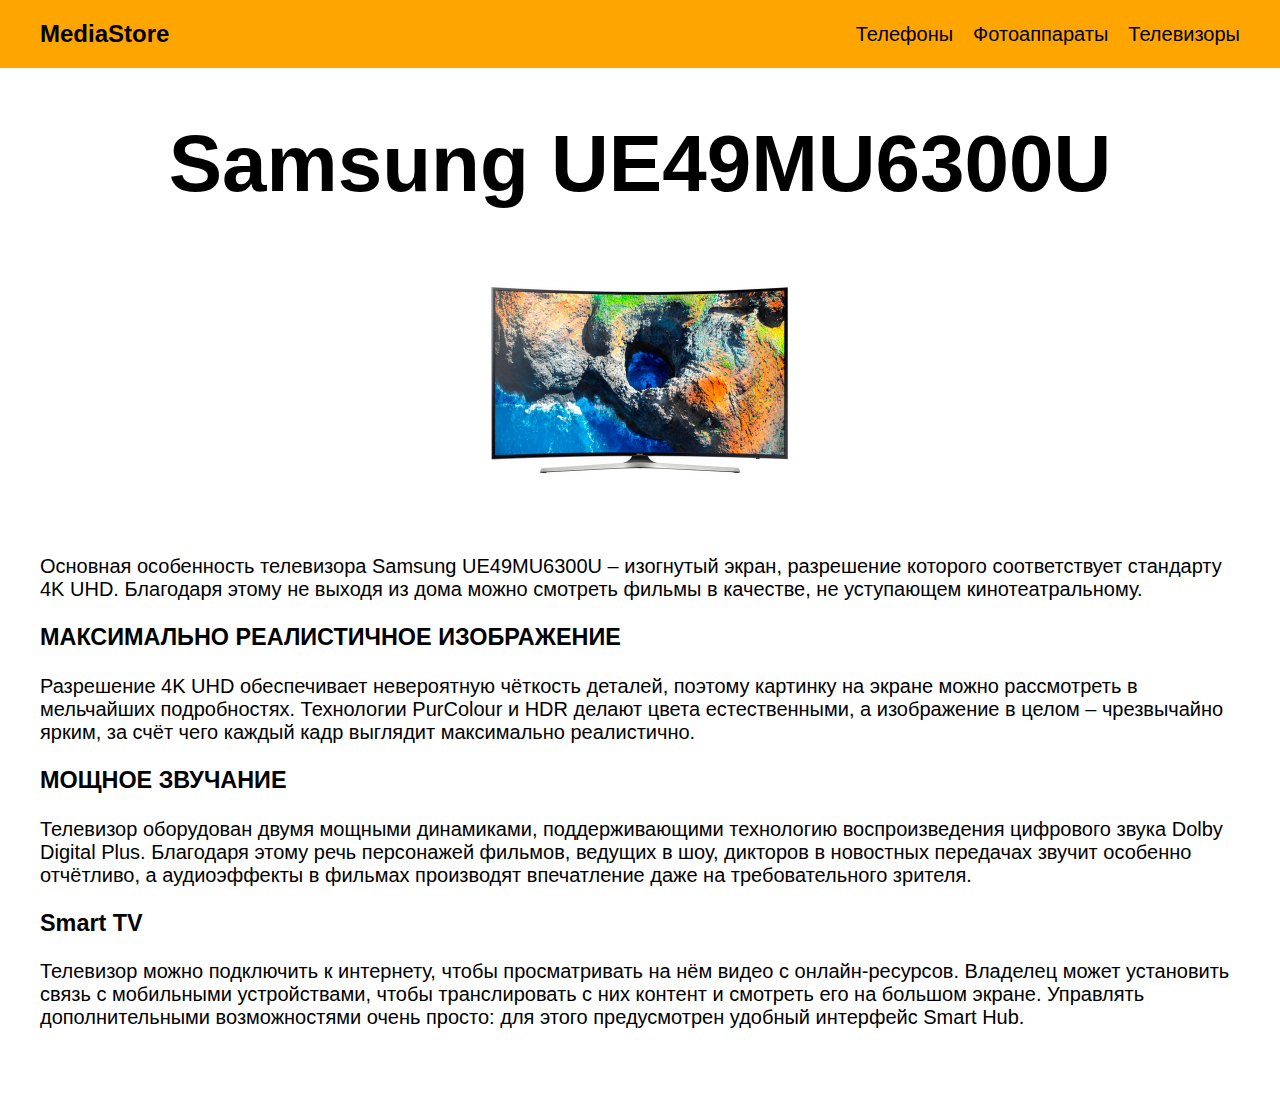
<file: store/products/tv/samsung/Samsung_UE49MU6300U.html>
﻿<!DOCTYPE html>
<html>
<head>
	<meta charset="utf-8">
	<title>Samsung UE49MU6300U</title>
	<link rel="stylesheet" href="../../../style.css">
</head>
<body>
	<header>
		<a href="../../../index.html">MediaStore</a>
		<nav>
			<a href="../../../products/mobile/index.html">Телефоны</a>
			<a href="../../../products/photo/index.html">Фотоаппараты</a>
			<a href="../../../products/tv/index.html">Телевизоры</a>
		</nav>
	</header>
	<main>
	<h1>Samsung UE49MU6300U</h1>
	<figure>
		<img src="../../../images/Samsung_UE49MU6300U.jpg">
	</figure>
	<p>Основная особенность телевизора Samsung UE49MU6300U – изогнутый экран, разрешение которого соответствует стандарту 4K UHD. Благодаря этому не выходя из дома можно смотреть фильмы в качестве, не уступающем кинотеатральному.</p>
	<h3>МАКСИМАЛЬНО РЕАЛИСТИЧНОЕ ИЗОБРАЖЕНИЕ</h3>
	<p>Разрешение 4K UHD обеспечивает невероятную чёткость деталей, поэтому картинку на экране можно рассмотреть в мельчайших подробностях. Технологии PurColour и HDR делают цвета естественными, а изображение в целом – чрезвычайно ярким, за счёт чего каждый кадр выглядит максимально реалистично.</p>
	<h3>МОЩНОЕ ЗВУЧАНИЕ</h3>
	<p>Телевизор оборудован двумя мощными динамиками, поддерживающими технологию воспроизведения цифрового звука Dolby Digital Plus. Благодаря этому речь персонажей фильмов, ведущих в шоу, дикторов в новостных передачах звучит особенно отчётливо, а аудиоэффекты в фильмах производят впечатление даже на требовательного зрителя.</p>
	<h3>Smart TV</h3>
	<p>Телевизор можно подключить к интернету, чтобы просматривать на нём видео с онлайн-ресурсов. Владелец может установить связь с мобильными устройствами, чтобы транслировать с них контент и смотреть его на большом экране. Управлять дополнительными возможностями очень просто: для этого предусмотрен удобный интерфейс Smart Hub.</p>
	</main>
</body>
</html>
</file>
<file: store/style.css>
body {
    margin: 0;
    font-family: sans-serif;
    font-size: 20px;
}
a {
    color: inherit;
    text-decoration: none;
}
header {
    padding: 20px calc(50% - 600px);
    background-color: orange;
    display: flex;
    justify-content: space-between;
    align-items: center;
}
header>a {
    font-size: 1.2em;
    font-weight: 600;
}
header a:hover {
    color: yellow;
}
header>a:hover {
    color: #000;
}
nav {
    display: flex;
    gap: 20px;
}
main {
    padding: 50px calc(50% - 600px);
}
h1 {
    margin: 0 0 20px;
    text-align: center;
    font-size: 4em;
}
main a:hover {
    color: orange;
}
main a {
    display: flex;
    align-items: center;
    gap: 10px;
}
a>img {
    height: 2em;
}
h2 {
    margin: 50px 0 0;
}
figure img {
    height: 300px;
}
figure {
    text-align: center;
}
</file>
<file: gg/styles/style.css>
body{
    background-color: rgba(10, 23, 212, 0.322);
}
ul li {
    display: inline;
}
</file>
<file: html/gg/styles/style.css>
body{
    background-color: rgba(138, 141, 185, 0.493);
}
ul li {
    display: inline;
}
#ggg{
    border: 2px solid red;
    width:  500px;
    height: 100vh;
}
</file>
